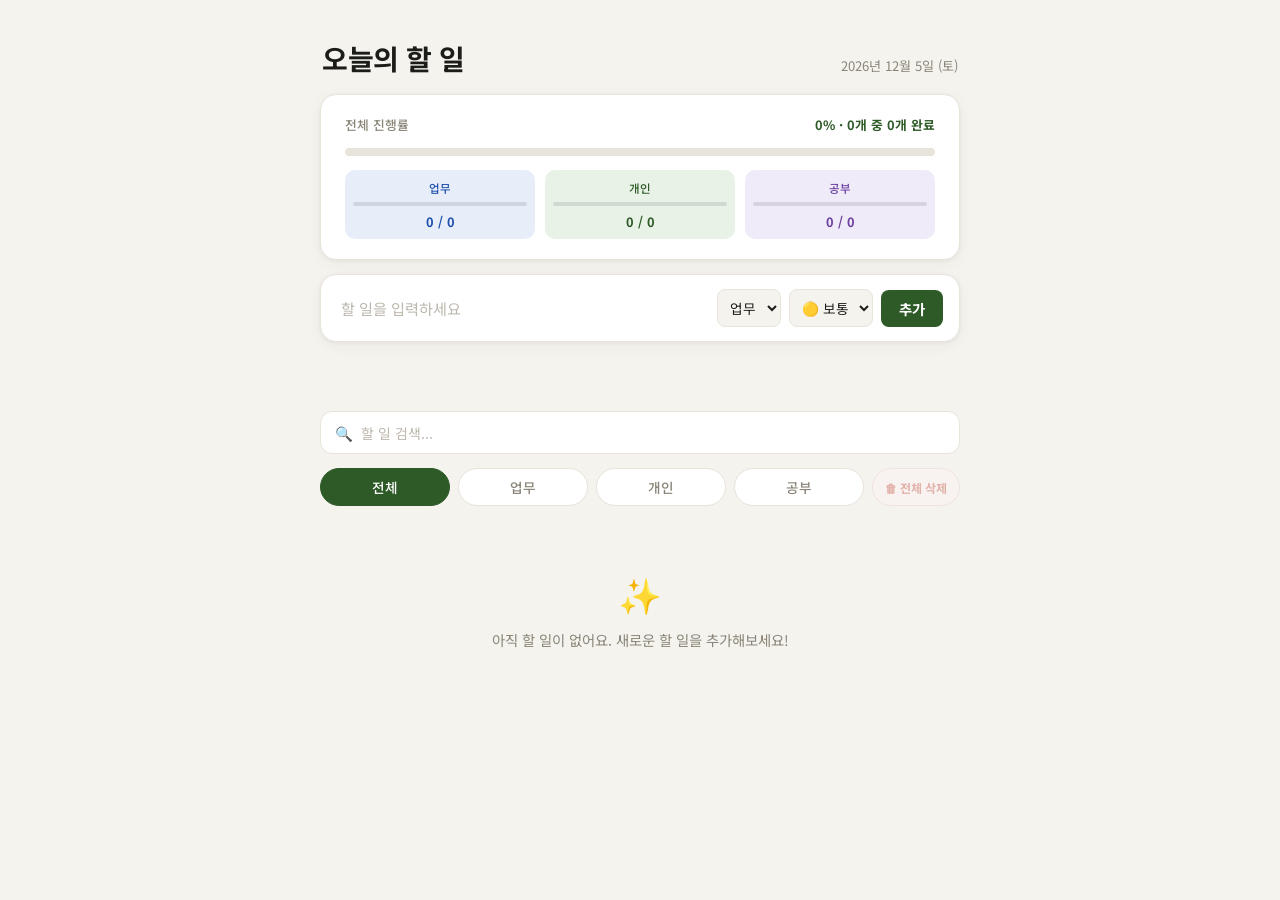
<file: index.html>
<!DOCTYPE html>
<html lang="ko">
<head>
  <meta charset="UTF-8" />
  <meta name="viewport" content="width=device-width, initial-scale=1.0" />
  <title>할 일 관리</title>
  <link rel="preconnect" href="https://fonts.googleapis.com" />
  <link rel="preconnect" href="https://fonts.gstatic.com" crossorigin />
  <link href="https://fonts.googleapis.com/css2?family=Noto+Sans+KR:wght@400;500;700&display=swap" rel="stylesheet" />
  <style>
    /* ── 리셋 & 기본 ── */
    *, *::before, *::after { box-sizing: border-box; margin: 0; padding: 0; }

    /* ── 키보드 포커스 스타일 (UX-3) ── */
    :focus { outline: none; }
    :focus-visible {
      outline: 2px solid var(--clr-primary);
      outline-offset: 2px;
      border-radius: 4px;
    }
    button:focus-visible,
    .todo-checkbox:focus-visible,
    .star-btn:focus-visible,
    .todo-delete:focus-visible,
    .todo-edit-btn:focus-visible {
      outline: 2px solid var(--clr-primary);
      outline-offset: 2px;
      box-shadow: 0 0 0 4px rgba(45, 90, 39, 0.15);
    }
    input:focus-visible,
    select:focus-visible {
      outline: none;
      border-color: var(--clr-primary);
      box-shadow: 0 0 0 3px rgba(45, 90, 39, 0.15);
    }

    :root {
      --clr-bg:            #f5f3ee;
      --clr-surface:       #ffffff;
      --clr-primary:       #2d5a27;
      --clr-primary-light: #e8f2e7;
      --clr-primary-hover: #224420;
      --clr-text:          #1c1c18;
      --clr-sub:           #8a8578;
      --clr-border:        #e8e4dc;
      --clr-work:          #1e4fad;
      --clr-work-bg:       #e8eef9;
      --clr-personal:      #2d5a27;
      --clr-personal-bg:   #e8f2e7;
      --clr-study:         #6b3fa0;
      --clr-study-bg:      #f0ebf8;
      --shadow:            0 1px 4px rgba(0,0,0,.05), 0 4px 16px rgba(0,0,0,.04);
    }

    body {
      font-family: 'Noto Sans KR', sans-serif;
      background: var(--clr-bg);
      color: var(--clr-text);
      min-height: 100vh;
      padding: 32px 16px 60px;
      -webkit-font-smoothing: antialiased;
    }

    .app {
      max-width: 640px;
      margin: 0 auto;
      display: flex;
      flex-direction: column;
      gap: 14px;
    }

    .header {
      display: flex;
      align-items: flex-end;
      justify-content: space-between;
      padding: 6px 2px 2px;
    }

    .header h1 {
      font-size: 1.75rem;
      font-weight: 700;
      letter-spacing: -0.5px;
    }

    #today-date {
      font-size: 0.82rem;
      color: var(--clr-sub);
      font-weight: 400;
      padding-bottom: 3px;
    }

    .progress-section {
      background: var(--clr-surface);
      border: 1px solid var(--clr-border);
      border-radius: 16px;
      box-shadow: var(--shadow);
      padding: 20px 24px;
      display: flex;
      flex-direction: column;
      gap: 14px;
    }

    .progress-header {
      display: flex;
      align-items: center;
      justify-content: space-between;
    }

    .progress-label {
      font-size: 0.8rem;
      font-weight: 500;
      color: var(--clr-sub);
    }

    #progress-text {
      font-size: 0.8rem;
      font-weight: 700;
      color: var(--clr-primary);
    }

    .progress-bar-wrap {
      width: 100%;
      height: 8px;
      background: var(--clr-border);
      border-radius: 99px;
      overflow: hidden;
    }

    .progress-bar {
      height: 100%;
      width: 0%;
      background: linear-gradient(90deg, #2d5a27, #4a8f42);
      border-radius: 99px;
      transition: width 0.4s ease;
    }

    .category-stats {
      display: flex;
      gap: 10px;
    }

    .stat-item {
      flex: 1;
      display: flex;
      flex-direction: column;
      align-items: center;
      gap: 4px;
      padding: 10px 8px 8px;
      border-radius: 10px;
    }

    .stat-item[data-category="work"]     { background: var(--clr-work-bg); }
    .stat-item[data-category="personal"] { background: var(--clr-personal-bg); }
    .stat-item[data-category="study"]    { background: var(--clr-study-bg); }

    .stat-label { font-size: 0.72rem; font-weight: 500; }

    .stat-item[data-category="work"]     .stat-label { color: var(--clr-work); }
    .stat-item[data-category="personal"] .stat-label { color: var(--clr-personal); }
    .stat-item[data-category="study"]    .stat-label { color: var(--clr-study); }

    .stat-bar-wrap {
      width: 100%;
      height: 4px;
      background: rgba(0,0,0,.1);
      border-radius: 99px;
      overflow: hidden;
      margin: 2px 0;
    }

    .stat-bar { height: 100%; width: 0%; border-radius: 99px; transition: width 0.4s ease; }

    .stat-item[data-category="work"]     .stat-bar { background: var(--clr-work); }
    .stat-item[data-category="personal"] .stat-bar { background: var(--clr-personal); }
    .stat-item[data-category="study"]    .stat-bar { background: var(--clr-study); }

    .stat-count { font-size: 0.8rem; font-weight: 700; }

    .stat-item[data-category="work"]     .stat-count { color: var(--clr-work); }
    .stat-item[data-category="personal"] .stat-count { color: var(--clr-personal); }
    .stat-item[data-category="study"]    .stat-count { color: var(--clr-study); }

    .input-section {
      display: flex;
      flex-wrap: wrap;
      gap: 8px;
      align-items: center;
      background: var(--clr-surface);
      border: 1px solid var(--clr-border);
      border-radius: 16px;
      box-shadow: var(--shadow);
      padding: 14px 16px;
    }

    #todo-input {
      flex: 1;
      min-width: 0;
      border: none;
      background: transparent;
      padding: 6px 4px;
      font-family: inherit;
      font-size: 0.95rem;
      color: var(--clr-text);
      outline: none;
    }

    #todo-input::placeholder { color: #bdb8ae; }

    #category-select, #priority-select {
      flex-shrink: 0;
      border: 1.5px solid var(--clr-border);
      border-radius: 8px;
      padding: 7px 8px;
      font-family: inherit;
      font-size: 0.85rem;
      color: var(--clr-text);
      background: var(--clr-bg);
      outline: none;
      cursor: pointer;
      transition: border-color 0.2s;
    }

    #category-select:focus, #priority-select:focus { border-color: var(--clr-primary); }

    #add-btn {
      flex-shrink: 0;
      padding: 8px 18px;
      background: var(--clr-primary);
      color: #fff;
      border: none;
      border-radius: 8px;
      font-family: inherit;
      font-size: 0.9rem;
      font-weight: 700;
      cursor: pointer;
      white-space: nowrap;
      transition: background 0.2s, transform 0.1s;
    }

    #add-btn:hover  { background: var(--clr-primary-hover); }
    #add-btn:active { transform: scale(0.97); }

    .filter-tabs {
      display: flex;
      gap: 8px;
      justify-content: space-between;
    }

    .filter-tabs button:not(.clear-all-btn) {
      flex: 1;
      padding: 8px 0;
      border: 1.5px solid var(--clr-border);
      border-radius: 99px;
      background: var(--clr-surface);
      font-family: inherit;
      font-size: 0.85rem;
      font-weight: 500;
      color: var(--clr-sub);
      cursor: pointer;
      transition: background 0.18s, color 0.18s, border-color 0.18s;
    }

    .filter-tabs button:not(.clear-all-btn):hover {
      background: var(--clr-primary-light);
      color: var(--clr-primary);
      border-color: var(--clr-primary);
    }

    .filter-tabs button.active {
      background: var(--clr-primary);
      color: #fff;
      border-color: var(--clr-primary);
    }

    #todo-list { display: flex; flex-direction: column; gap: 8px; }

    @keyframes fadeIn {
      from { opacity: 0; transform: translateY(-4px); }
      to   { opacity: 1; transform: translateY(0); }
    }

    .todo-item {
      display: flex;
      align-items: center;
      gap: 12px;
      background: var(--clr-surface);
      border: 1px solid var(--clr-border);
      border-radius: 12px;
      box-shadow: var(--shadow);
      padding: 13px 14px;
      transition: opacity 0.25s, box-shadow 0.15s;
      animation: fadeIn 0.2s ease;
    }

    .todo-item:hover { box-shadow: 0 2px 8px rgba(0,0,0,.08), 0 6px 20px rgba(0,0,0,.05); }
    .todo-item.completed { opacity: 0.55; }

    .todo-checkbox {
      width: 20px; height: 20px; flex-shrink: 0;
      border: 2px solid #ccc9c2; border-radius: 50%; cursor: pointer;
      display: flex; align-items: center; justify-content: center;
      transition: background 0.2s, border-color 0.2s;
    }

    .todo-checkbox:hover { border-color: var(--clr-primary); }
    .todo-checkbox.checked { background: var(--clr-primary); border-color: var(--clr-primary); }
    .todo-checkbox.checked::after {
      content: ''; width: 5px; height: 9px;
      border: 2px solid #fff; border-top: none; border-left: none;
      transform: rotate(45deg) translateY(-1px);
    }

    .todo-text {
      flex: 1; min-width: 0; font-size: 0.93rem; font-weight: 400;
      overflow: hidden; text-overflow: ellipsis; white-space: nowrap; cursor: default;
    }

    .todo-item.completed .todo-text { text-decoration: line-through; color: var(--clr-sub); }

    .todo-badge {
      flex-shrink: 0; font-size: 0.7rem; font-weight: 700;
      padding: 3px 9px; border-radius: 99px; letter-spacing: 0.1px;
    }

    .badge-work     { background: var(--clr-work-bg);     color: var(--clr-work); }
    .badge-personal { background: var(--clr-personal-bg); color: var(--clr-personal); }
    .badge-study    { background: var(--clr-study-bg);    color: var(--clr-study); }

    .todo-delete {
      width: 28px; height: 28px; flex-shrink: 0;
      display: flex; align-items: center; justify-content: center;
      border: none; background: none; color: #b8b3a8; font-size: 1.15rem;
      cursor: pointer; border-radius: 6px; opacity: 0;
      transition: opacity 0.15s, background 0.15s, color 0.15s;
    }

    .todo-item:hover .todo-delete { opacity: 1; }
    .todo-delete:hover { background: #fee2e2; color: #ef4444; }

    .todo-edit-btn {
      width: 28px; height: 28px; flex-shrink: 0;
      display: flex; align-items: center; justify-content: center;
      border: none; background: none; color: #b8b3a8; font-size: 0.95rem;
      cursor: pointer; border-radius: 6px; opacity: 0;
      transition: opacity 0.15s, background 0.15s, color 0.15s;
    }

    .todo-item:hover .todo-edit-btn { opacity: 1; }
    .todo-edit-btn:hover { background: var(--clr-primary-light); color: var(--clr-primary); }

    @media (hover: none), (max-width: 600px) {
      .todo-edit-btn, .todo-delete { opacity: 1; }
    }

    .completed-divider {
      display: flex; align-items: center; gap: 10px; margin: 4px 2px;
      color: var(--clr-sub); font-size: 0.76rem; font-weight: 500;
    }

    .completed-divider::before, .completed-divider::after {
      content: ''; flex: 1; height: 1px; background: var(--clr-border);
    }

    .empty-state { text-align: center; padding: 48px 0; color: var(--clr-sub); font-size: 0.9rem; }
    .empty-state p:first-child { font-size: 2.2rem; margin-bottom: 10px; }

    @keyframes shake {
      0%, 100% { transform: translateX(0); }
      25%       { transform: translateX(-6px); }
      75%       { transform: translateX(6px); }
    }

    #todo-input.shake { animation: shake 0.3s ease; }

    .todo-edit-input {
      flex: 1; min-width: 0;
      border: 1.5px solid var(--clr-primary); border-radius: 6px;
      padding: 2px 8px; font-family: inherit; font-size: 0.93rem;
      color: var(--clr-text); outline: none; background: var(--clr-primary-light);
    }

    #auto-hint {
      font-size: 0.78rem; color: var(--clr-primary); padding: 0 4px;
      min-height: 1.1em; opacity: 0; transition: opacity 0.2s; pointer-events: none;
    }
    #auto-hint.visible { opacity: 1; }
    #auto-hint .hint-keyword {
      font-weight: 700; background: var(--clr-primary-light);
      padding: 1px 5px; border-radius: 4px; margin: 0 2px;
    }
    #category-select.auto-active { border-color: var(--clr-primary); background: var(--clr-primary-light); }

    .priority-badge {
      flex-shrink: 0; font-size: 0.7rem; font-weight: 700;
      padding: 3px 9px; border-radius: 99px; letter-spacing: 0.1px;
    }
    .priority-중요 { color: #c0392b; background: #fdecea; }
    .priority-보통 { color: #b7860b; background: #fef9e7; }
    .priority-낮음 { color: #8a8278; background: #f0efed; }

    #input-error {
      font-size: 0.78rem; color: #c0392b; padding: 0 4px;
      min-height: 1.1em; opacity: 0; transition: opacity 0.2s; pointer-events: none;
    }
    #input-error.visible { opacity: 1; }

    .toast {
      position: fixed; bottom: 32px; left: 50%;
      transform: translateX(-50%) translateY(20px);
      background: #333; color: #fff; padding: 10px 20px;
      border-radius: 99px; font-size: 0.88rem; font-weight: 500;
      opacity: 0; transition: opacity 0.25s, transform 0.25s;
      pointer-events: none; white-space: nowrap; z-index: 9999;
    }
    .toast.visible { opacity: 1; transform: translateX(-50%) translateY(0); pointer-events: auto; }

    .toast-action {
      background: none; border: 1px solid rgba(255,255,255,0.4); color: #fff;
      padding: 4px 12px; border-radius: 99px; margin-left: 12px;
      font-family: inherit; font-size: 0.82rem; font-weight: 600;
      cursor: pointer; transition: background 0.15s, border-color 0.15s;
    }
    .toast-action:hover { background: rgba(255,255,255,0.18); border-color: #fff; }

    .star-btn {
      background: none; border: none; cursor: pointer;
      font-size: 18px; color: #d0ccc4;
      transition: color 0.15s, transform 0.15s;
      flex-shrink: 0; padding: 0 2px;
    }
    .star-btn:hover { color: #f5a623; transform: scale(1.15); }
    .star-btn.starred { color: #f5a623; }

    .search-section {
      background: var(--clr-surface); border: 1px solid var(--clr-border);
      border-radius: 12px; padding: 10px 14px;
      display: flex; align-items: center; gap: 8px;
    }
    .search-icon { font-size: 0.9rem; flex-shrink: 0; }
    #search-input {
      flex: 1; border: none; outline: none; font-size: 0.875rem;
      background: transparent; font-family: inherit; color: var(--clr-text);
    }
    #search-input::placeholder { color: #bdb8ae; }
    #search-clear {
      background: none; border: none; cursor: pointer;
      font-size: 0.8rem; color: var(--clr-sub);
      padding: 2px 6px; border-radius: 4px;
      transition: background 0.15s, color 0.15s;
    }
    #search-clear:hover { background: var(--clr-border); color: var(--clr-text); }
    mark { background: #fff176; border-radius: 2px; padding: 0 2px; }

    .clear-all-btn {
      flex: none; margin-left: auto; padding: 6px 12px;
      border-radius: 99px; border: 1px solid #e8c4c4; background: #fff5f5;
      color: #c0392b; font-size: 0.75rem; font-weight: 700;
      cursor: pointer; transition: all 0.15s; font-family: inherit; white-space: nowrap;
    }
    .clear-all-btn:hover { background: #fdecea; border-color: #c0392b; }
    .clear-all-btn:disabled { opacity: 0.35; cursor: not-allowed; }

    .modal-overlay {
      position: fixed; inset: 0; background: rgba(0,0,0,0.4);
      display: flex; align-items: center; justify-content: center; z-index: 1000;
    }
    .modal-box {
      background: white; border-radius: 16px; padding: 28px 24px;
      max-width: 320px; width: 90%; box-shadow: 0 8px 32px rgba(0,0,0,0.15);
    }
    .modal-message {
      font-size: 0.94rem; line-height: 1.6; text-align: center;
      margin-bottom: 20px; white-space: pre-line;
    }
    .modal-actions { display: flex; gap: 10px; justify-content: center; }
    .modal-cancel-btn {
      flex: 1; padding: 10px 0; border: 1.5px solid var(--clr-border);
      border-radius: 10px; background: var(--clr-bg); color: var(--clr-sub);
      font-family: inherit; font-size: 0.9rem; font-weight: 500;
      cursor: pointer; transition: background 0.15s;
    }
    .modal-cancel-btn:hover { background: var(--clr-border); }
    .modal-confirm-btn {
      flex: 1; padding: 10px 0; border: none; border-radius: 10px;
      background: #c0392b; color: #fff; font-family: inherit;
      font-size: 0.9rem; font-weight: 700; cursor: pointer; transition: background 0.15s;
    }
    .modal-confirm-btn:hover { background: #a93226; }

    #celebration-banner {
      position: fixed; top: 0; left: 50%;
      transform: translateX(-50%) translateY(-100%);
      background: linear-gradient(135deg, #2d5a27, #4a8c42);
      color: white; padding: 14px 32px; border-radius: 0 0 20px 20px;
      font-size: 18px; font-weight: 700; z-index: 1001;
      transition: transform 0.4s cubic-bezier(0.34, 1.56, 0.64, 1);
      white-space: nowrap; box-shadow: 0 4px 20px rgba(0,0,0,0.2);
    }
    #celebration-banner.show { transform: translateX(-50%) translateY(0); }

    .confetti-particle { position: fixed; z-index: 999; pointer-events: none; }
    @keyframes confettiFall {
      0%   { transform: translateY(0) rotate(0deg);      opacity: 1; }
      100% { transform: translateY(100vh) rotate(720deg); opacity: 0; }
    }
  </style>
</head>
<body>

  <div class="app">

    <header class="header">
      <h1>오늘의 할 일</h1>
      <span id="today-date"></span>
    </header>

    <section class="progress-section">
      <div class="progress-header">
        <span class="progress-label">전체 진행률</span>
        <span id="progress-text">0% · 0개 중 0개 완료</span>
      </div>
      <div class="progress-bar-wrap">
        <div class="progress-bar" role="progressbar" aria-valuenow="0" aria-valuemin="0" aria-valuemax="100" aria-label="전체 진행률"></div>
      </div>
      <div class="category-stats">
        <div class="stat-item" data-category="work">
          <span class="stat-label">업무</span>
          <div class="stat-bar-wrap"><div class="stat-bar" id="stat-work-bar"></div></div>
          <span class="stat-count" id="stat-work-nums">0 / 0</span>
        </div>
        <div class="stat-item" data-category="personal">
          <span class="stat-label">개인</span>
          <div class="stat-bar-wrap"><div class="stat-bar" id="stat-personal-bar"></div></div>
          <span class="stat-count" id="stat-personal-nums">0 / 0</span>
        </div>
        <div class="stat-item" data-category="study">
          <span class="stat-label">공부</span>
          <div class="stat-bar-wrap"><div class="stat-bar" id="stat-study-bar"></div></div>
          <span class="stat-count" id="stat-study-nums">0 / 0</span>
        </div>
      </div>
    </section>

    <section class="input-section">
      <input type="text" id="todo-input" placeholder="할 일을 입력하세요" />
      <select id="category-select">
        <option value="work">업무</option>
        <option value="personal">개인</option>
        <option value="study">공부</option>
      </select>
      <select id="priority-select">
        <option value="중요">🔴 중요</option>
        <option value="보통" selected>🟡 보통</option>
        <option value="낮음">⚪ 낮음</option>
      </select>
      <button id="add-btn">추가</button>
    </section>
    <p id="input-error" role="alert" aria-live="assertive"></p>
    <p id="auto-hint" aria-live="polite"></p>

    <div class="search-section">
      <span class="search-icon">🔍</span>
      <input type="text" id="search-input" placeholder="할 일 검색...">
      <button id="search-clear" style="display:none">✕</button>
    </div>

    <nav class="filter-tabs">
      <button data-filter="all">전체</button>
      <button data-filter="work">업무</button>
      <button data-filter="personal">개인</button>
      <button data-filter="study">공부</button>
      <button id="clear-all-btn" class="clear-all-btn">🗑 전체 삭제</button>
    </nav>

    <div id="todo-list"></div>

  </div>

  <script>
    let todos = [];
    let currentFilter = 'all';
    let searchQuery = '';
    let celebrationFired = false;

    const STORAGE_KEY = 'todos_v1';
    const CATEGORY_LABEL = { work: '업무', personal: '개인', study: '공부' };

    const KEYWORD_MAP = {
      work:     ['회의', '미팅', '보고서', '보고', '프레젠테이션', '발표', '기획', '업무', '이메일', '메일',
                 '계획서', '제안서', '클라이언트', '마감', '출장', '프로젝트', '팀', '직장', '결재',
                 '스케줄', '일정', '협의', '견적', '계약', '거래처', 'meeting', 'report', 'presentation',
                 'project', 'email', 'deadline', 'client', 'work', 'office'],
      personal: ['운동', '헬스', '요가', '조깅', '병원', '진료', '약', '쇼핑', '장보기', '마트', '청소',
                 '빨래', '요리', '밥', '약속', '친구', '가족', '영화', '여행', '취미', '산책', '개인',
                 '휴식', '여가', '데이트', '생일', '이사', 'shopping', 'exercise', 'gym', 'clean',
                 'cook', 'family', 'friend', 'movie', 'travel', 'personal'],
      study:    ['공부', '복습', '예습', '숙제', '과제', '시험', '강의', '수업', '교재', '독서', '책',
                 '논문', '자격증', '영어', '수학', '과학', '학습', '연구', '강좌', '튜토리얼', '인강',
                 '강의록', '노트', '퀴즈', '스터디', 'study', 'homework', 'exam', 'lecture', 'read',
                 'learn', 'research', 'course', 'certificate', 'book', 'quiz'],
    };

    function classifyByKeyword(text) {
      const lower = text.toLowerCase();
      let best = null, bestCount = 0, bestMatched = [];
      for (const [cat, keywords] of Object.entries(KEYWORD_MAP)) {
        const matched = keywords.filter(kw => lower.includes(kw));
        if (matched.length > bestCount) {
          bestCount = matched.length;
          best = cat;
          bestMatched = matched;
        }
      }
      return bestCount > 0 ? { category: best, keywords: bestMatched.slice(0, 2) } : null;
    }

    let autoClassifyEnabled = true;

    function onTodoInput() {
      const text = document.getElementById('todo-input').value;
      const hint = document.getElementById('auto-hint');
      const sel  = document.getElementById('category-select');

      if (!text.trim()) {
        autoClassifyEnabled = true;
        hint.classList.remove('visible');
        hint.innerHTML = '';
        sel.classList.remove('auto-active');
        sel.value = 'work';
        return;
      }

      if (!autoClassifyEnabled) return;

      const result = classifyByKeyword(text);
      if (result) {
        sel.value = result.category;
        sel.classList.add('auto-active');
        const kwHtml = result.keywords.map(k => `<span class="hint-keyword">${k}</span>`).join(', ');
        hint.innerHTML = `⚡ ${kwHtml} 감지 → ${CATEGORY_LABEL[result.category]}으로 자동 분류`;
        hint.classList.add('visible');
      } else {
        hint.classList.remove('visible');
        sel.classList.remove('auto-active');
      }
    }

    function onCategoryManualChange() {
      autoClassifyEnabled = false;
      document.getElementById('auto-hint').classList.remove('visible');
      document.getElementById('category-select').classList.remove('auto-active');
    }

    function saveNow() {
      try { localStorage.setItem(STORAGE_KEY, JSON.stringify(todos)); } catch (e) {}
    }
    const save = (() => {
      let t;
      return () => { clearTimeout(t); t = setTimeout(saveNow, 300); };
    })();
    window.addEventListener('beforeunload', saveNow);

    function load() {
      try {
        const raw = localStorage.getItem(STORAGE_KEY);
        const parsed = raw ? JSON.parse(raw) : [];
        if (!Array.isArray(parsed)) throw new Error('Invalid format');
        todos = parsed
          .filter(t => t && typeof t === 'object' && typeof t.text === 'string')
          .map(t => ({ priority: '보통', starred: false, ...t }));
      } catch (e) { todos = []; }
    }

    function debounce(fn, ms) {
      let t; return (...a) => { clearTimeout(t); t = setTimeout(() => fn(...a), ms); };
    }

    function computeStats(list) {
      const stats = {
        total: list.length, done: 0,
        work: { all: 0, done: 0 },
        personal: { all: 0, done: 0 },
        study: { all: 0, done: 0 }
      };
      for (const t of list) {
        if (t.completed) stats.done++;
        const c = stats[t.category];
        if (c) { c.all++; if (t.completed) c.done++; }
      }
      return stats;
    }

    function updateProgress() {
      const stats = computeStats(todos);
      const total = stats.total;
      const done  = stats.done;
      const pct   = total === 0 ? 0 : Math.round(done / total * 100);

      const progressBar = document.querySelector('.progress-bar');
      progressBar.style.width = pct + '%';
      progressBar.style.background = pct === 100 ? 'linear-gradient(90deg, #f5a623 0%, #f39c12 100%)' : '';
      progressBar.setAttribute('aria-valuenow', String(pct));
      progressBar.setAttribute('aria-valuetext', `${pct}%, 전체 ${total}개 중 ${done}개 완료`);
      document.getElementById('progress-text').textContent = `${pct}% · ${total}개 중 ${done}개 완료`;

      ['work', 'personal', 'study'].forEach(cat => {
        const c = stats[cat];
        const catPct = c.all === 0 ? 0 : Math.round(c.done / c.all * 100);
        document.getElementById(`stat-${cat}-bar`).style.width  = catPct + '%';
        document.getElementById(`stat-${cat}-nums`).textContent = `${c.done} / ${c.all}`;
      });

      if (total > 0 && done === total && !celebrationFired) {
        celebrationFired = true;
        triggerCelebration();
      }
    }

    function escapeHtml(str) {
      return str.replace(/&/g, '&amp;').replace(/</g, '&lt;').replace(/>/g, '&gt;');
    }

    function highlightText(text, query) {
      if (!query) return escapeHtml(text);
      const regexSafe = query.replace(/[.*+?^${}()|[\]\\]/g, '\\$&');
      const re = new RegExp(regexSafe, 'gi');
      let result = '', last = 0, m;
      while ((m = re.exec(text)) !== null) {
        result += escapeHtml(text.slice(last, m.index));
        result += '<mark>' + escapeHtml(m[0]) + '</mark>';
        last = m.index + m[0].length;
        if (m[0].length === 0) re.lastIndex++;
      }
      result += escapeHtml(text.slice(last));
      return result;
    }

    function createTodoItem(todo) {
      const item = document.createElement('div');
      item.className = 'todo-item' + (todo.completed ? ' completed' : '');
      item.dataset.id = todo.id;

      const star = document.createElement('button');
      star.className = 'star-btn' + (todo.starred ? ' starred' : '');
      star.textContent = '★';
      star.title = '중요 표시';
      star.setAttribute('aria-label', '중요 표시');
      star.setAttribute('aria-pressed', todo.starred ? 'true' : 'false');
      star.addEventListener('click', () => toggleStar(todo.id));

      const checkbox = document.createElement('div');
      checkbox.className = 'todo-checkbox' + (todo.completed ? ' checked' : '');
      checkbox.setAttribute('role', 'checkbox');
      checkbox.setAttribute('aria-checked', todo.completed ? 'true' : 'false');
      checkbox.setAttribute('aria-label', '완료 표시');
      checkbox.setAttribute('tabindex', '0');
      checkbox.addEventListener('click', () => toggleComplete(todo.id));
      checkbox.addEventListener('keydown', (e) => {
        if (e.key === ' ' || e.key === 'Enter') { e.preventDefault(); toggleComplete(todo.id); }
      });

      const text = document.createElement('div');
      text.className = 'todo-text';
      text.innerHTML = highlightText(todo.text, searchQuery);
      text.addEventListener('dblclick', () => startEdit(todo.id));

      const badge = document.createElement('span');
      badge.className = `todo-badge badge-${todo.category}`;
      badge.textContent = CATEGORY_LABEL[todo.category];

      const editBtn = document.createElement('button');
      editBtn.className = 'todo-edit-btn';
      editBtn.textContent = '✏️';
      editBtn.setAttribute('aria-label', '편집');
      editBtn.setAttribute('title', '편집');
      editBtn.addEventListener('click', () => startEdit(todo.id));

      const deleteBtn = document.createElement('button');
      deleteBtn.className = 'todo-delete';
      deleteBtn.textContent = '×';
      deleteBtn.setAttribute('aria-label', '삭제');
      deleteBtn.setAttribute('title', '삭제');
      deleteBtn.addEventListener('click', () => deleteTodo(todo.id));

      const priorityBadge = document.createElement('span');
      priorityBadge.className = `priority-badge priority-${todo.priority}`;
      priorityBadge.textContent = todo.priority === '중요' ? '🔴 중요'
                                : todo.priority === '보통' ? '🟡 보통' : '⚪ 낮음';

      item.append(star, checkbox, text, badge, priorityBadge, editBtn, deleteBtn);
      return item;
    }

    function render() {
      const list = document.getElementById('todo-list');
      let filtered = currentFilter === 'all' ? todos : todos.filter(t => t.category === currentFilter);

      if (searchQuery) {
        const q = searchQuery.toLowerCase();
        filtered = filtered.filter(t => t.text.toLowerCase().includes(q));
      }

      const clearAllBtn = document.getElementById('clear-all-btn');
      if (clearAllBtn) clearAllBtn.disabled = todos.length === 0;

      if (filtered.length === 0) {
        const empty = document.createElement('div');
        empty.className = 'empty-state';
        const isSearching = !!searchQuery;
        const isFiltered  = currentFilter !== 'all';
        let icon, message;
        if (isSearching) { icon = '🔍'; message = '검색어와 일치하는 할 일이 없어요'; }
        else if (isFiltered) { icon = '📂'; message = `${CATEGORY_LABEL[currentFilter]} 카테고리에 할 일이 없어요`; }
        else { icon = '✨'; message = '아직 할 일이 없어요. 새로운 할 일을 추가해보세요!'; }
        empty.innerHTML = `<p>${icon}</p><p>${message}</p>`;
        list.replaceChildren(empty);
        updateProgress();
        return;
      }

      const priorityOrder = { '중요': 0, '보통': 1, '낮음': 2 };
      const incomplete = filtered.filter(t => !t.completed);
      const complete   = filtered.filter(t =>  t.completed);

      incomplete.sort((a, b) => {
        if (b.starred !== a.starred) return b.starred - a.starred;
        if (priorityOrder[a.priority] !== priorityOrder[b.priority])
          return priorityOrder[a.priority] - priorityOrder[b.priority];
        return b.id - a.id;
      });

      const frag = document.createDocumentFragment();
      incomplete.forEach(todo => frag.appendChild(createTodoItem(todo)));

      if (complete.length > 0) {
        const divider = document.createElement('div');
        divider.className = 'completed-divider';
        divider.innerHTML = `<span>완료 ${complete.length}개</span>`;
        frag.appendChild(divider);
        complete.forEach(todo => frag.appendChild(createTodoItem(todo)));
      }

      list.replaceChildren(frag);
      updateProgress();
    }

    let toastHideTimer = null;
    function showToast(message, opts = {}) {
      const toast = document.getElementById('toast');
      const duration = opts.duration || 2000;
      toast.innerHTML = '';

      const msgSpan = document.createElement('span');
      msgSpan.textContent = message;
      toast.appendChild(msgSpan);

      if (opts.action) {
        const btn = document.createElement('button');
        btn.className = 'toast-action';
        btn.type = 'button';
        btn.textContent = opts.action.label;
        btn.setAttribute('aria-label', opts.action.label);
        btn.addEventListener('click', () => {
          opts.action.onClick();
          toast.classList.remove('visible');
          if (toastHideTimer) clearTimeout(toastHideTimer);
        });
        toast.appendChild(btn);
      }

      toast.classList.add('visible');
      if (toastHideTimer) clearTimeout(toastHideTimer);
      toastHideTimer = setTimeout(() => toast.classList.remove('visible'), duration);
    }

    function showInputError(message) {
      const err = document.getElementById('input-error');
      err.textContent = message;
      err.classList.add('visible');
      setTimeout(() => err.classList.remove('visible'), 2000);
    }

    function addTodo() {
      const input = document.getElementById('todo-input');
      const text  = input.value.trim();

      if (text.length < 2) {
        input.classList.add('shake');
        input.addEventListener('animationend', () => input.classList.remove('shake'), { once: true });
        showInputError('2자 이상 입력해주세요');
        return;
      }

      if (!/[a-zA-Z0-9가-힣]/.test(text)) {
        input.classList.add('shake');
        input.addEventListener('animationend', () => input.classList.remove('shake'), { once: true });
        showInputError('유효한 텍스트를 입력해주세요');
        return;
      }

      const lower = text.toLowerCase();
      if (todos.some(t => !t.completed && t.text.trim().toLowerCase() === lower)) {
        showToast('이미 등록된 할 일입니다');
        return;
      }

      const today = new Date().toISOString().slice(0, 10);
      todos.unshift({
        id: Date.now(),
        text,
        category: document.getElementById('category-select').value,
        priority: document.getElementById('priority-select').value,
        starred: false,
        completed: false,
        createdAt: today,
      });
      celebrationFired = false;
      save();
      render();
      input.value = '';
      input.focus();
      autoClassifyEnabled = true;
      document.getElementById('auto-hint').classList.remove('visible');
      document.getElementById('category-select').classList.remove('auto-active');
    }

    function toggleStar(id) {
      const todo = todos.find(t => t.id === id);
      if (todo) todo.starred = !todo.starred;
      save(); render();
    }

    function toggleComplete(id) {
      const todo = todos.find(t => t.id === id);
      if (todo) {
        todo.completed = !todo.completed;
        if (!todo.completed) celebrationFired = false;
      }
      save(); render();
    }

    function showModal(message, onConfirm) {
      const overlay      = document.getElementById('modal-overlay');
      const cancelBtn    = document.getElementById('modal-cancel');
      const confirmBtn   = document.getElementById('modal-confirm');
      const previousFocus = document.activeElement;
      document.getElementById('modal-message').textContent = message;
      overlay.style.display = 'flex';
      setTimeout(() => cancelBtn.focus(), 0);

      function close() {
        overlay.style.display = 'none';
        document.removeEventListener('keydown', onKeydown);
        if (previousFocus && typeof previousFocus.focus === 'function') {
          try { previousFocus.focus(); } catch (e) {}
        }
      }

      function onKeydown(e) {
        if (e.key === 'Escape') { e.preventDefault(); close(); return; }
        if (e.key === 'Tab') {
          const focusables = [cancelBtn, confirmBtn];
          const idx = focusables.indexOf(document.activeElement);
          if (e.shiftKey) {
            if (idx <= 0) { e.preventDefault(); focusables[focusables.length - 1].focus(); }
          } else {
            if (idx === focusables.length - 1) { e.preventDefault(); focusables[0].focus(); }
          }
        }
      }

      confirmBtn.onclick = () => { onConfirm(); close(); };
      cancelBtn.onclick = close;
      overlay.onclick = e => { if (e.target === overlay) close(); };
      document.addEventListener('keydown', onKeydown);
    }

    function deleteTodo(id) {
      const todo = todos.find(t => t.id === id);
      if (!todo) return;
      const short = todo.text.length > 20 ? todo.text.slice(0, 20) + '…' : todo.text;
      showModal(`「${short}」를 삭제하시겠습니까?`, () => {
        todos = todos.filter(t => t.id !== id);
        save(); render();
      });
    }

    function startEdit(id) {
      const todo = todos.find(t => t.id === id);
      if (!todo) return;
      const item    = document.querySelector(`.todo-item[data-id="${id}"]`);
      const textDiv = item.querySelector('.todo-text');
      const original = todo.text;
      const input = document.createElement('input');
      input.type = 'text'; input.className = 'todo-edit-input'; input.value = original;
      let committed = false;
      function commit() {
        if (committed) return; committed = true;
        const val = input.value.trim();
        todo.text = val || original;
        save(); render();
      }
      function cancel() {
        if (committed) return; committed = true; render();
      }
      input.addEventListener('blur', commit);
      input.addEventListener('keydown', e => {
        if (e.key === 'Enter')  { input.blur(); }
        if (e.key === 'Escape') { input.removeEventListener('blur', commit); cancel(); }
      });
      textDiv.replaceWith(input); input.focus(); input.select();
    }

    function initFilterTabs() {
      document.querySelectorAll('.filter-tabs button[data-filter]').forEach(btn => {
        btn.addEventListener('click', () => {
          currentFilter = btn.dataset.filter;
          document.querySelectorAll('.filter-tabs button[data-filter]').forEach(b => b.classList.remove('active'));
          btn.classList.add('active');
          render();
        });
      });
      document.querySelector('.filter-tabs button[data-filter="all"]').classList.add('active');
    }

    function setTodayDate() {
      const d = new Date();
      const days = ['일', '월', '화', '수', '목', '금', '토'];
      document.getElementById('today-date').textContent =
        `${d.getFullYear()}년 ${d.getMonth() + 1}월 ${d.getDate()}일 (${days[d.getDay()]})`;
    }

    function triggerCelebration() {
      let banner = document.getElementById('celebration-banner');
      if (!banner) {
        banner = document.createElement('div');
        banner.id = 'celebration-banner';
        banner.textContent = '🎉 모든 할 일 완료!';
        document.body.appendChild(banner);
      }
      banner.classList.remove('show'); banner.style.display = '';
      void banner.offsetWidth; banner.classList.add('show');
      setTimeout(() => {
        banner.classList.remove('show');
        setTimeout(() => { banner.style.display = 'none'; }, 450);
      }, 3000);

      const colors = ['#f5a623','#e74c3c','#2ecc71','#3498db','#9b59b6','#f39c12'];
      for (let i = 0; i < 50; i++) {
        const p = document.createElement('div');
        p.className = 'confetti-particle';
        const size = 8 + Math.random() * 6;
        p.style.cssText = [
          `width:${size}px`, `height:${size}px`,
          `background:${colors[Math.floor(Math.random() * colors.length)]}`,
          `border-radius:${Math.random() > 0.5 ? '50%' : '2px'}`,
          `left:${Math.random() * 100}%`, `top:-20px`,
          `animation:confettiFall ${1.5 + Math.random() * 1.5}s ease-in forwards`,
          `animation-delay:${(Math.random()).toFixed(2)}s`,
        ].join(';');
        document.body.appendChild(p);
        p.addEventListener('animationend', () => p.remove());
      }
    }

    const debouncedSearchRender = debounce(() => render(), 150);
    document.getElementById('search-input').addEventListener('input', e => {
      searchQuery = e.target.value.trim();
      document.getElementById('search-clear').style.display = searchQuery ? 'block' : 'none';
      debouncedSearchRender();
    });
    document.getElementById('search-clear').addEventListener('click', () => {
      searchQuery = '';
      document.getElementById('search-input').value = '';
      document.getElementById('search-clear').style.display = 'none';
      render();
    });

    let deletedTodos = null;
    let deletedTodosTimer = null;

    document.getElementById('clear-all-btn').addEventListener('click', () => {
      const count = todos.length;
      if (count === 0) return;
      showModal(`모든 할 일(${count}개)을 삭제하시겠습니까?\n5초 안에 되돌릴 수 있어요.`, () => {
        deletedTodos = todos.slice();
        todos = []; save(); render();
        showToast(`${count}개를 삭제했어요`, {
          duration: 5000,
          action: {
            label: '되돌리기',
            onClick: () => {
              if (deletedTodos) {
                todos = deletedTodos; deletedTodos = null;
                if (deletedTodosTimer) clearTimeout(deletedTodosTimer);
                save(); render(); showToast('되돌렸어요');
              }
            }
          }
        });
        if (deletedTodosTimer) clearTimeout(deletedTodosTimer);
        deletedTodosTimer = setTimeout(() => { deletedTodos = null; deletedTodosTimer = null; }, 5000);
      });
    });

    document.getElementById('add-btn').addEventListener('click', addTodo);
    document.getElementById('todo-input').addEventListener('keydown', e => { if (e.key === 'Enter') addTodo(); });
    document.getElementById('todo-input').addEventListener('input', debounce(onTodoInput, 150));
    document.getElementById('category-select').addEventListener('change', onCategoryManualChange);

    load(); setTodayDate(); initFilterTabs(); render();
  </script>

  <div id="modal-overlay" class="modal-overlay" style="display:none">
    <div class="modal-box" role="dialog" aria-modal="true" aria-labelledby="modal-message">
      <p id="modal-message" class="modal-message"></p>
      <div class="modal-actions">
        <button id="modal-cancel" class="modal-cancel-btn">취소</button>
        <button id="modal-confirm" class="modal-confirm-btn">삭제</button>
      </div>
    </div>
  </div>

  <div id="toast" class="toast" role="status" aria-live="polite" aria-atomic="true"></div>

</body>
</html>
</file>
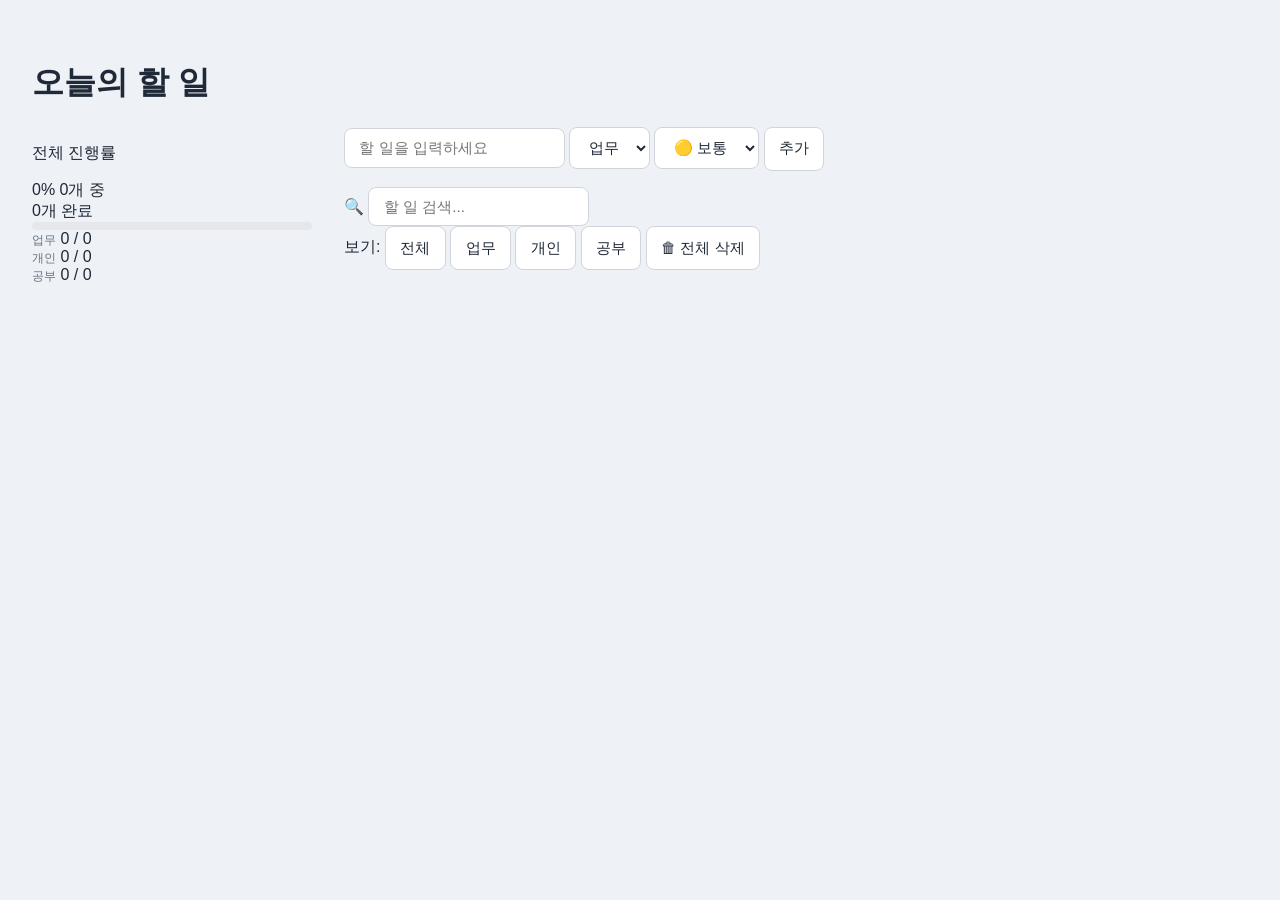
<file: web_version/index.html>
<!DOCTYPE html>
<html lang="ko">
<head>
  <meta charset="UTF-8" />
  <meta name="viewport" content="width=device-width, initial-scale=1.0" />
  <title>할 일 관리</title>
  <link rel="preconnect" href="https://fonts.googleapis.com" />
  <link rel="preconnect" href="https://fonts.gstatic.com" crossorigin />
  <link href="https://fonts.googleapis.com/css2?family=Noto+Sans+KR:wght@400;500;600;700&display=swap" rel="stylesheet" />
  <link rel="stylesheet" href="style.css" />
</head>
<body>

  <!-- 상단 헤더 -->
  <header class="topbar">
    <h1>오늘의 <span>할 일</span></h1>
    <span id="today-date"></span>
  </header>

  <div class="layout">

    <!-- 사이드바 -->
    <aside class="sidebar">

      <div>
        <p class="sidebar-section-title">전체 진행률</p>
        <div class="progress-card">
          <div class="progress-overall">
            <span class="progress-pct" id="progress-pct">0%</span>
            <span class="progress-summary" id="progress-summary">0개 중<br>0개 완료</span>
          </div>
          <div class="progress-bar-wrap">
            <div class="progress-bar" role="progressbar" aria-valuenow="0" aria-valuemin="0" aria-valuemax="100" aria-label="전체 진행률"></div>
          </div>

          <div class="category-stats">
            <div class="stat-row">
              <div class="stat-row-header">
                <span class="stat-label"><span class="stat-dot stat-dot-work"></span>업무</span>
                <span class="stat-count stat-count-work" id="stat-work-nums">0 / 0</span>
              </div>
              <div class="stat-bar-wrap">
                <div class="stat-bar stat-bar-work" id="stat-work-bar"></div>
              </div>
            </div>
            <div class="stat-row">
              <div class="stat-row-header">
                <span class="stat-label"><span class="stat-dot stat-dot-personal"></span>개인</span>
                <span class="stat-count stat-count-personal" id="stat-personal-nums">0 / 0</span>
              </div>
              <div class="stat-bar-wrap">
                <div class="stat-bar stat-bar-personal" id="stat-personal-bar"></div>
              </div>
            </div>
            <div class="stat-row">
              <div class="stat-row-header">
                <span class="stat-label"><span class="stat-dot stat-dot-study"></span>공부</span>
                <span class="stat-count stat-count-study" id="stat-study-nums">0 / 0</span>
              </div>
              <div class="stat-bar-wrap">
                <div class="stat-bar stat-bar-study" id="stat-study-bar"></div>
              </div>
            </div>
          </div>
        </div>
      </div>

    </aside>

    <!-- 메인 콘텐츠 -->
    <main class="main">
      <div class="main-inner">

        <!-- 입력 카드 -->
        <div class="input-card">
          <div class="input-row">
            <input type="text" id="todo-input" placeholder="할 일을 입력하세요" />
            <select id="category-select">
              <option value="work">업무</option>
              <option value="personal">개인</option>
              <option value="study">공부</option>
            </select>
            <select id="priority-select">
              <option value="중요">🔴 중요</option>
              <option value="보통" selected>🟡 보통</option>
              <option value="낮음">⚪ 낮음</option>
            </select>
            <button id="add-btn">추가</button>
          </div>
          <p id="input-error" role="alert" aria-live="assertive"></p>
          <p id="auto-hint" aria-live="polite"></p>
        </div>

        <!-- 검색 섹션 -->
        <div class="search-section">
          <span class="search-icon">🔍</span>
          <input type="text" id="search-input" placeholder="할 일 검색...">
          <button id="search-clear" style="display:none">✕</button>
        </div>

        <!-- 필터 탭 -->
        <nav class="filter-tabs">
          <span class="filter-tabs-label">보기:</span>
          <button data-filter="all">전체</button>
          <button data-filter="work">업무</button>
          <button data-filter="personal">개인</button>
          <button data-filter="study">공부</button>
          <button id="clear-all-btn" class="clear-all-btn">🗑 전체 삭제</button>
        </nav>

        <!-- 할 일 목록 -->
        <div id="todo-list"></div>

      </div>
    </main>

  </div>

  <div id="modal-overlay" class="modal-overlay" style="display:none">
    <div class="modal-box" role="dialog" aria-modal="true" aria-labelledby="modal-message">
      <p id="modal-message" class="modal-message"></p>
      <div class="modal-actions">
        <button id="modal-cancel" class="modal-cancel-btn">취소</button>
        <button id="modal-confirm" class="modal-confirm-btn">삭제</button>
      </div>
    </div>
  </div>

  <div id="toast" class="toast" role="status" aria-live="polite" aria-atomic="true"></div>

  <script src="app.js"></script>
</body>
</html>
</file>
<file: web_version/style.css>
/* ---------- 기본 ---------- */

* {
    box-sizing: border-box;
}

body {
    font-family: -apple-system, BlinkMacSystemFont, "Segoe UI", "Malgun Gothic", sans-serif;
    background: #eef1f6;
    color: #1f2937;
    margin: 0;
    padding: 2.5rem 2rem;
    min-height: 100vh;
}

.app {
    max-width: 1180px;
    margin: 0 auto;
    background: #fff;
    padding: 2rem 2.25rem 2.5rem;
    border-radius: 16px;
    box-shadow: 0 8px 32px rgba(15, 23, 42, 0.08);
}

/* ---------- 헤더 ---------- */

.app-header {
    border-bottom: 1px solid #eef0f4;
    padding-bottom: 1.25rem;
    margin-bottom: 1.75rem;
}

.app-header h1 {
    margin: 0;
    font-size: 1.75rem;
    font-weight: 700;
    letter-spacing: -0.01em;
}

.app-subtitle {
    margin: 0.4rem 0 0;
    color: #6b7280;
    font-size: 0.95rem;
}

/* ---------- 2단 레이아웃 ---------- */

.layout {
    display: grid;
    grid-template-columns: 280px 1fr;
    gap: 2rem;
    align-items: start;
}

.sidebar {
    display: flex;
    flex-direction: column;
    gap: 1.5rem;
    position: sticky;
    top: 2rem;
}

.section-title {
    font-size: 0.8rem;
    font-weight: 600;
    text-transform: uppercase;
    letter-spacing: 0.06em;
    color: #6b7280;
    margin: 0 0 0.75rem;
}

/* ---------- 진행률 / 통계 ---------- */

.progress-section {
    background: #f8fafc;
    border: 1px solid #eef0f4;
    border-radius: 12px;
    padding: 1.1rem 1.1rem 1.25rem;
}

.progress-bar {
    background: #e5e7eb;
    border-radius: 999px;
    height: 8px;
    overflow: hidden;
}

.progress-bar-fill {
    background: linear-gradient(90deg, #3b82f6, #2563eb);
    height: 100%;
    width: 0%;
    transition: width 0.3s ease;
}

.progress-text {
    margin: 0.6rem 0 0;
    font-size: 0.85rem;
    color: #4b5563;
}

.stats {
    display: grid;
    grid-template-columns: repeat(3, 1fr);
    gap: 0.5rem;
    margin-top: 1rem;
}

.stat {
    display: flex;
    flex-direction: column;
    align-items: center;
    background: #fff;
    border: 1px solid #eef0f4;
    border-radius: 8px;
    padding: 0.6rem 0.25rem;
}

.stat-value {
    font-size: 1.25rem;
    font-weight: 700;
    color: #111827;
    line-height: 1.1;
}

.stat-label {
    font-size: 0.72rem;
    color: #6b7280;
    margin-top: 0.2rem;
}

/* ---------- 필터 (사이드바) ---------- */

.filter-section {
    display: flex;
    flex-direction: column;
    gap: 0.25rem;
}

.filter-button {
    display: flex;
    align-items: center;
    gap: 0.6rem;
    width: 100%;
    text-align: left;
    padding: 0.65rem 0.85rem;
    border: 1px solid transparent;
    background: transparent;
    border-radius: 8px;
    font-size: 0.95rem;
    color: #374151;
    cursor: pointer;
    transition: background 0.15s, color 0.15s, border-color 0.15s;
}

.filter-button:hover { background: #f3f4f6; }

.filter-button.active {
    background: #eff6ff;
    color: #1d4ed8;
    border-color: #bfdbfe;
    font-weight: 600;
}

.filter-dot { width: 10px; height: 10px; border-radius: 50%; flex-shrink: 0; }
.dot-all      { background: #9ca3af; }
.dot-work     { background: #3b82f6; }
.dot-personal { background: #10b981; }
.dot-study    { background: #f59e0b; }

.filter-name { flex: 1; }

.filter-count {
    font-size: 0.8rem;
    color: #6b7280;
    background: #f3f4f6;
    padding: 0.1rem 0.55rem;
    border-radius: 999px;
    min-width: 28px;
    text-align: center;
}

.filter-button.active .filter-count { background: #dbeafe; color: #1d4ed8; }

/* ---------- 메인 ---------- */

.main { min-width: 0; }

/* ---------- 입력 / 공통 폼 ---------- */

input[type="text"],
select,
button {
    padding: 0.65rem 0.9rem;
    font-size: 0.95rem;
    border: 1px solid #d1d5db;
    border-radius: 8px;
    background: #fff;
    font-family: inherit;
    color: #1f2937;
}

input[type="text"]:focus,
select:focus {
    outline: none;
    border-color: #3b82f6;
    box-shadow: 0 0 0 3px rgba(59, 130, 246, 0.15);
}

button {
    cursor: pointer;
    transition: background 0.15s ease, border-color 0.15s ease, color 0.15s ease, transform 0.05s ease;
}

button:hover { background: #f9fafb; }
button:active { transform: translateY(1px); }

.input-section {
    display: flex;
    gap: 0.5rem;
    flex-wrap: wrap;
    margin-bottom: 1.5rem;
}

.input-section input[type="text"] { flex: 1; min-width: 260px; padding: 0.75rem 1rem; }
.input-section select { min-width: 110px; }

#add-button {
    background: #2563eb;
    color: #fff;
    border-color: #2563eb;
    padding: 0.75rem 1.4rem;
    font-weight: 600;
}

#add-button:hover { background: #1d4ed8; border-color: #1d4ed8; }

.auto-hint { flex: 1 1 100%; margin: 0; font-size: 0.85rem; color: #2563eb; }

/* ---------- 리스트 ---------- */

.list-section {
    background: #fff;
    border: 1px solid #eef0f4;
    border-radius: 12px;
    padding: 0.5rem 1.25rem 1rem;
}

.list-header {
    display: flex;
    align-items: baseline;
    justify-content: space-between;
    padding: 0.9rem 0 0.6rem;
    border-bottom: 1px solid #eef0f4;
}

.list-title { margin: 0; font-size: 1.05rem; font-weight: 600; }
.list-meta { font-size: 0.85rem; color: #6b7280; }

#todo-list { list-style: none; padding: 0; margin: 0; }

.todo-item {
    display: flex;
    align-items: center;
    gap: 0.75rem;
    padding: 0.85rem 0.25rem;
    border-bottom: 1px solid #f3f4f6;
    transition: background 0.15s;
}

.todo-item:last-child { border-bottom: none; }
.todo-item:hover { background: #fafbfc; }

.todo-item input[type="checkbox"] {
    width: 18px; height: 18px; cursor: pointer;
    accent-color: #2563eb; flex-shrink: 0;
}

.category-label {
    padding: 0.2rem 0.6rem; border-radius: 6px;
    font-size: 0.75rem; font-weight: 600;
    white-space: nowrap; flex-shrink: 0;
}

.category-work     { background: #dbeafe; color: #1e40af; }
.category-personal { background: #d1fae5; color: #065f46; }
.category-study    { background: #fef3c7; color: #92400e; }

.todo-text { flex: 1; word-break: break-word; min-width: 0; font-size: 0.98rem; }
.todo-text.completed { text-decoration: line-through; color: #9ca3af; }

.edit-button, .delete-button { padding: 0.4rem 0.8rem; font-size: 0.85rem; }

.edit-button:hover   { background: #eff6ff; border-color: #3b82f6; color: #1d4ed8; }
.delete-button:hover { background: #fef2f2; border-color: #ef4444; color: #dc2626; }

/* ---------- 인라인 편집 ---------- */

.todo-item.editing { gap: 0.5rem; flex-wrap: wrap; background: #f9fafb; }
.edit-input { flex: 1; min-width: 0; }

/* ---------- 빈 상태 ---------- */

.empty-state {
    text-align: center; color: #9ca3af;
    padding: 3rem 1rem; font-size: 0.95rem;
    border-bottom: none !important;
}

.empty-state:hover { background: transparent !important; }

/* ---------- 반응형 ---------- */

@media (max-width: 900px) {
    body { padding: 1.5rem 1rem; }
    .app { padding: 1.5rem; }
    .layout { grid-template-columns: 1fr; gap: 1.5rem; }
    .sidebar { position: static; flex-direction: row; flex-wrap: wrap; gap: 1rem; }
    .progress-section { flex: 1 1 280px; }
    .filter-section { flex: 1 1 280px; flex-direction: row; flex-wrap: wrap; }
    .filter-button { flex: 1 1 calc(50% - 0.25rem); }
}

@media (max-width: 480px) {
    body { padding: 1rem 0.5rem; }
    .app { padding: 1rem; border-radius: 12px; }
    .app-header h1 { font-size: 1.35rem; }
    .input-section input[type="text"] { flex: 1 1 100%; min-width: 0; }
    .input-section select, .input-section #add-button { flex: 1; }
    .filter-button { flex: 1 1 100%; }
    .todo-item { flex-wrap: wrap; }
    .todo-text { flex: 1 1 100%; order: 10; }
}
</file>
